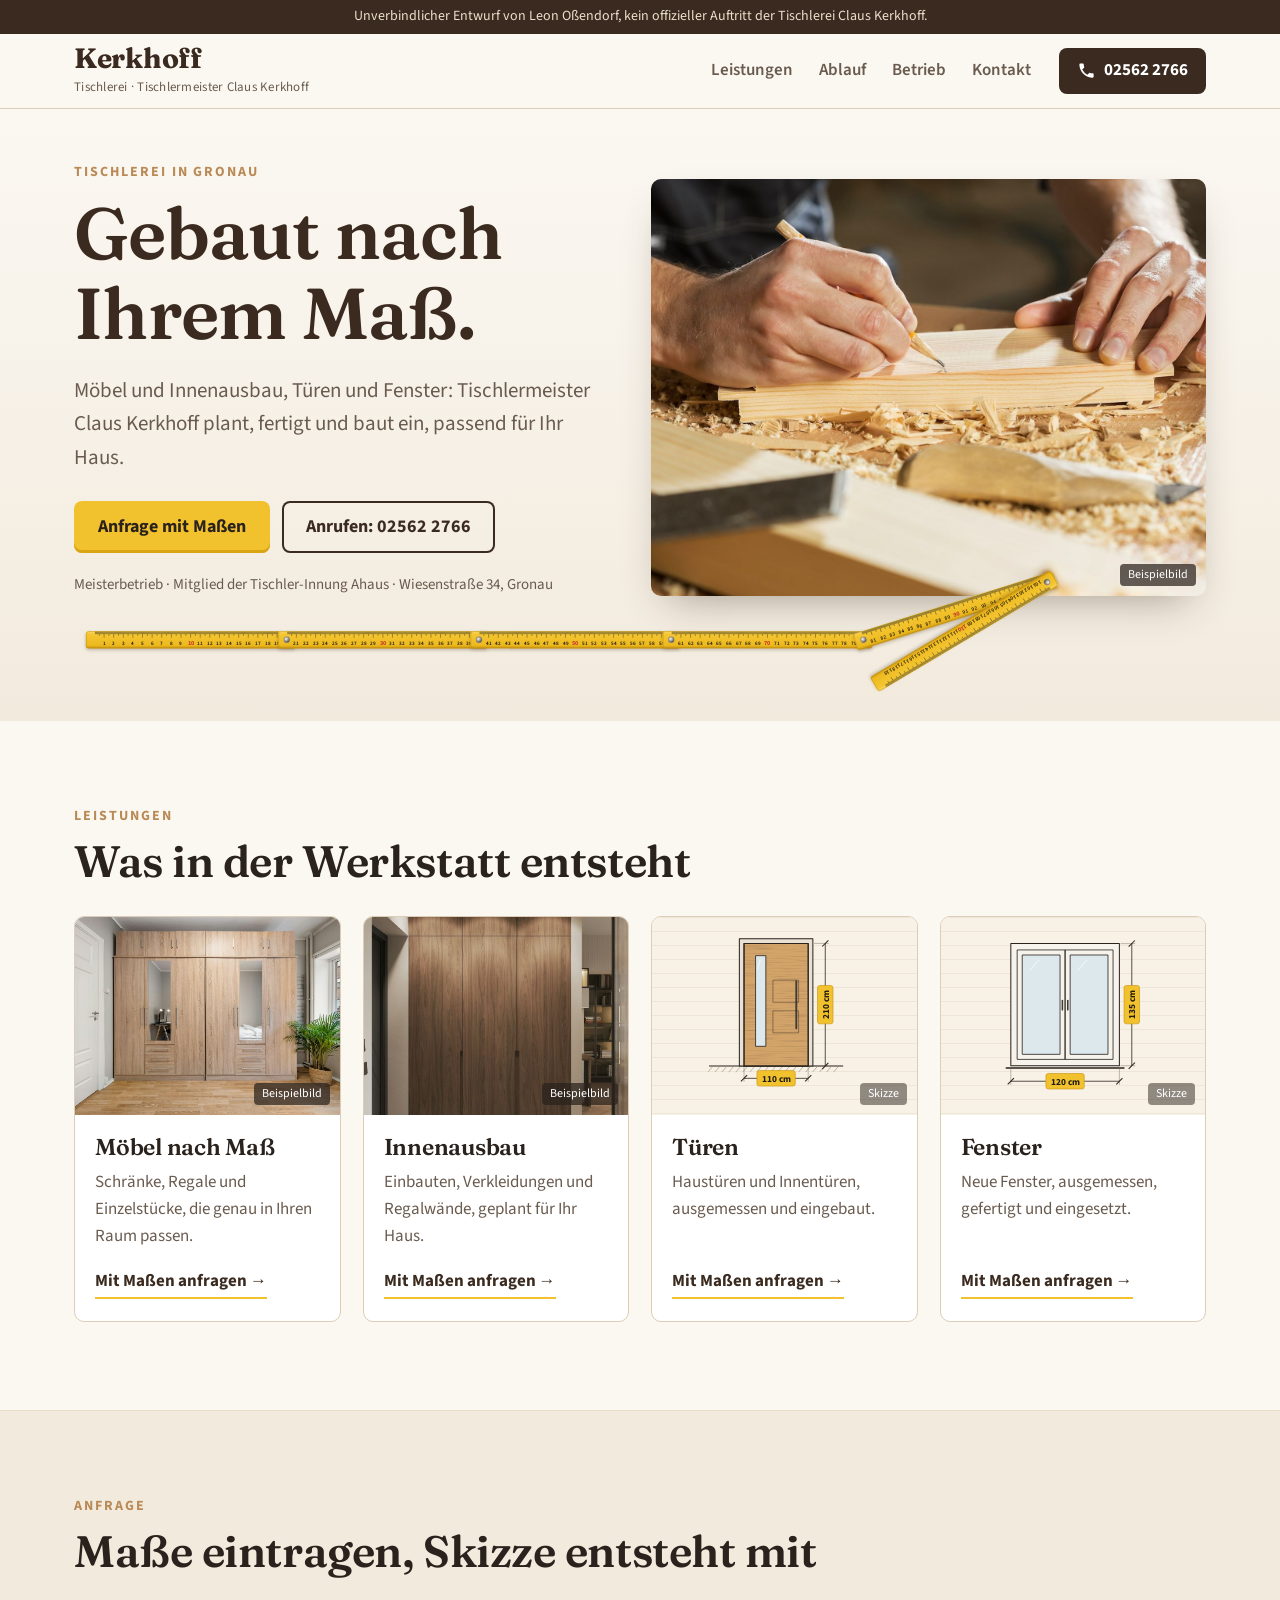
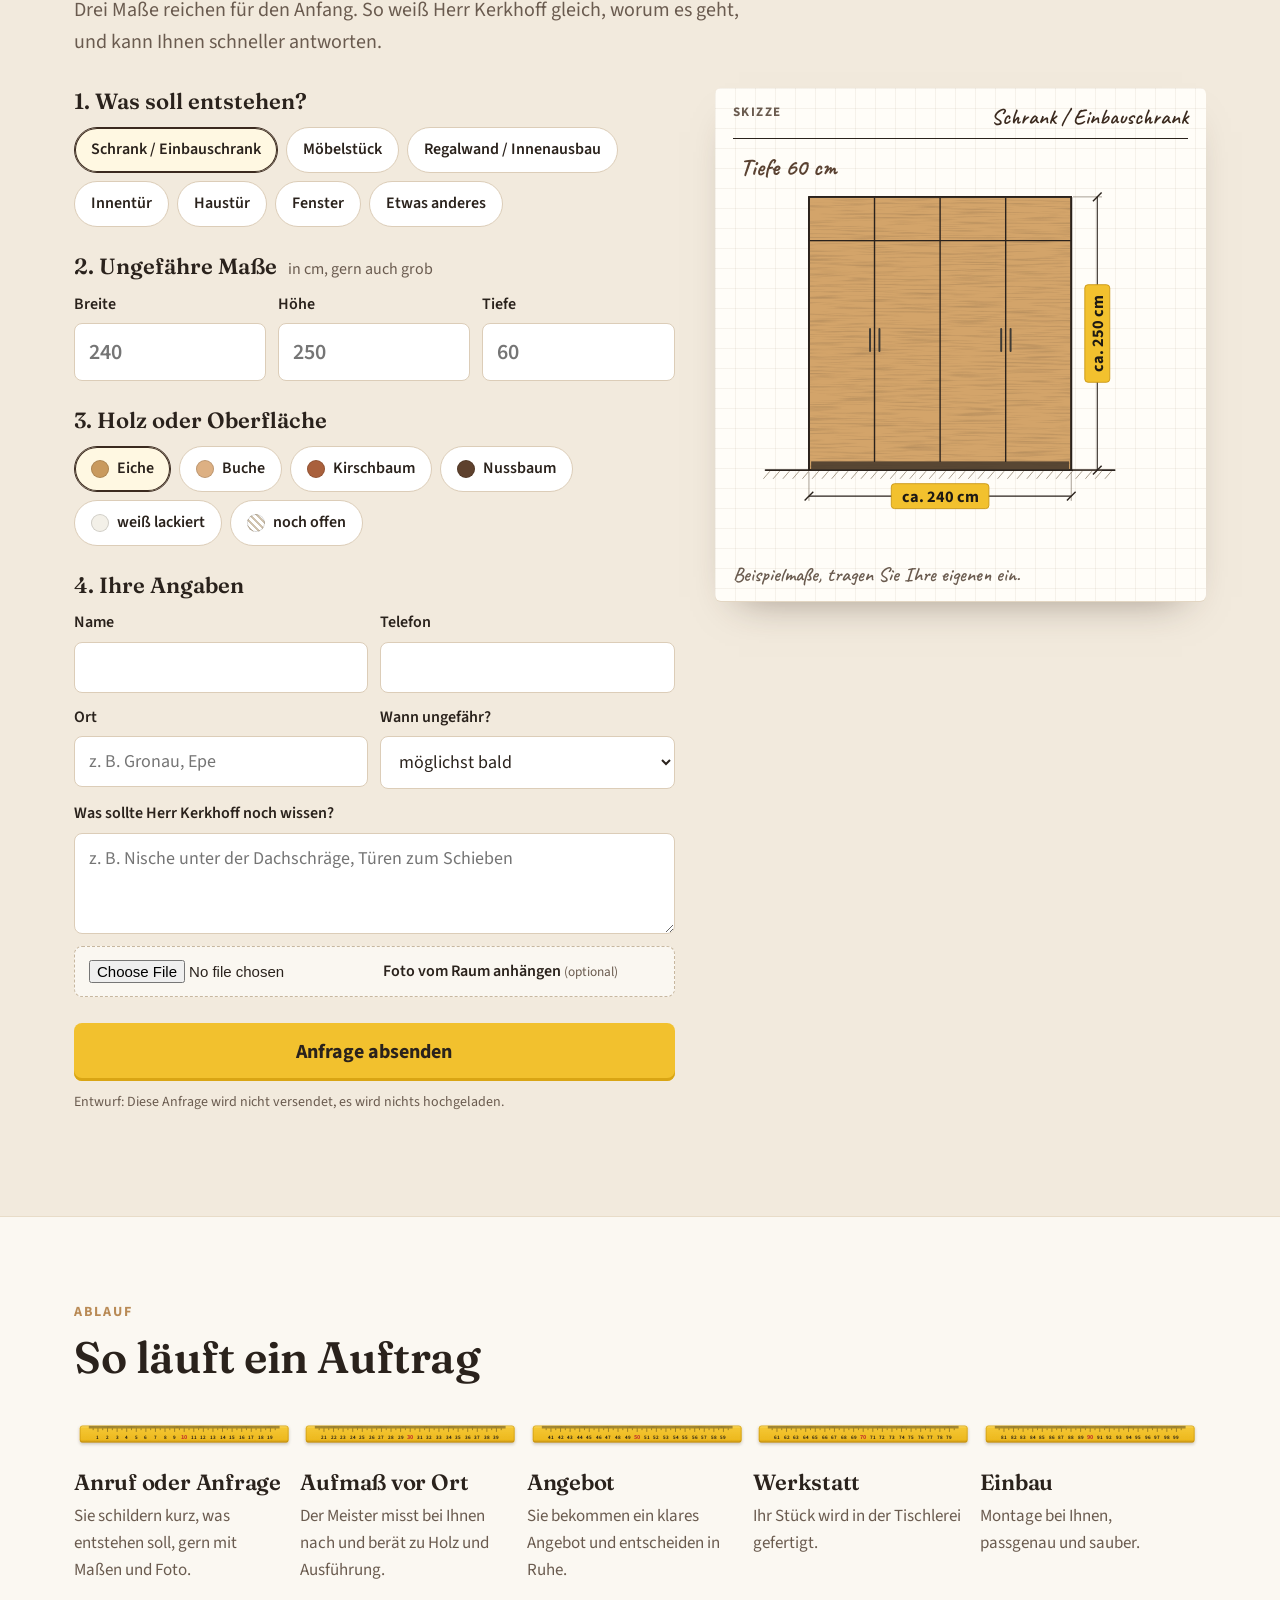
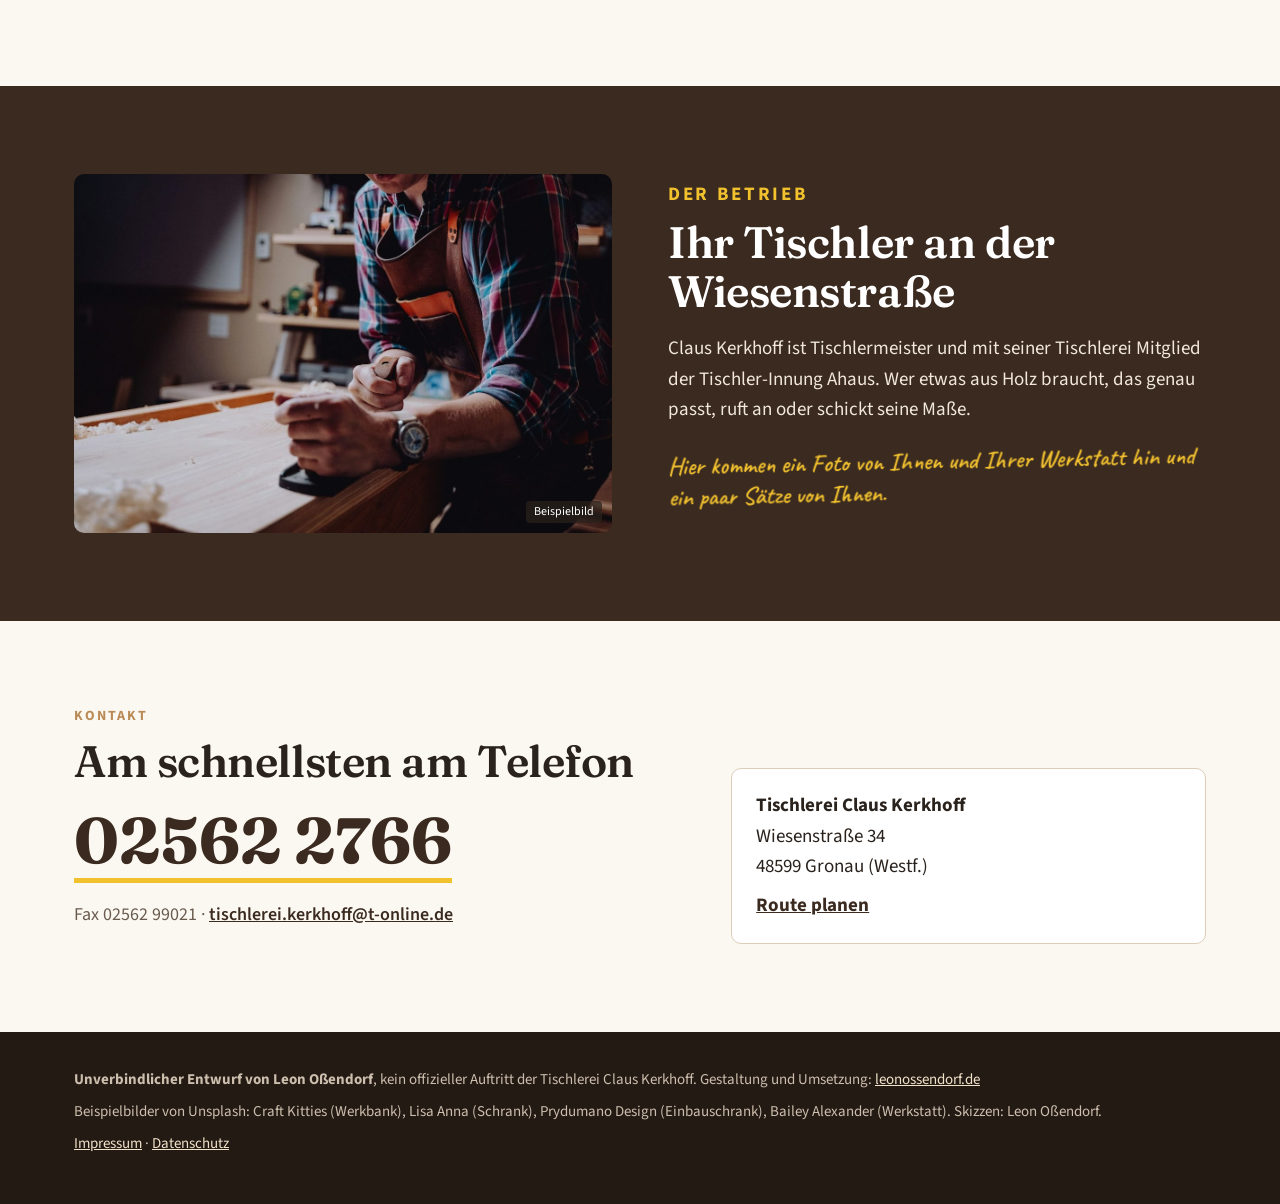
<file: index.html>
<!doctype html>
<html lang="de-DE">
<head>
<meta charset="utf-8">
<meta name="viewport" content="width=device-width, initial-scale=1">
<meta name="robots" content="noindex,nofollow">
<title>Tischlerei Claus Kerkhoff, Gronau · Entwurf</title>
<meta name="description" content="Unverbindlicher Entwurf: Tischlerei Claus Kerkhoff, Tischlermeister in Gronau. Möbel nach Maß, Innenausbau, Türen und Fenster.">
<link rel="preload" href="fonts/fraunces-600.woff2" as="font" type="font/woff2" crossorigin>
<link rel="preload" href="fonts/source-sans-3-400.woff2" as="font" type="font/woff2" crossorigin>
<link rel="stylesheet" href="css/style.css">
</head>
<body>

<div class="entwurf-band">Unverbindlicher Entwurf von Leon Oßendorf, kein offizieller Auftritt der Tischlerei Claus Kerkhoff.</div>

<header class="kopf">
  <div class="wrap kopf-in">
    <a class="marke" href="#top" aria-label="Tischlerei Claus Kerkhoff, zum Seitenanfang">
      <span class="marke-name">Kerkhoff</span>
      <span class="marke-sub">Tischlerei · Tischlermeister Claus Kerkhoff</span>
    </a>
    <nav class="nav" aria-label="Hauptnavigation">
      <a href="#leistungen">Leistungen</a>
      <a href="#ablauf">Ablauf</a>
      <a href="#betrieb">Betrieb</a>
      <a href="#kontakt">Kontakt</a>
    </nav>
    <a class="btn btn-tel kopf-tel" href="tel:+4925622766"><svg aria-hidden="true" viewBox="0 0 24 24"><path d="M6.6 10.8a15.1 15.1 0 0 0 6.6 6.6l2.2-2.2c.3-.3.7-.4 1-.2 1.1.4 2.3.6 3.6.6.6 0 1 .4 1 1V20c0 .6-.4 1-1 1A17 17 0 0 1 3 4c0-.6.4-1 1-1h3.5c.6 0 1 .4 1 1 0 1.3.2 2.5.6 3.6.1.3 0 .7-.2 1z"/></svg>02562 2766</a>
  </div>
</header>

<main id="top">

<section class="hero">
  <div class="wrap hero-in">
    <div class="hero-text">
      <p class="kicker">Tischlerei in Gronau</p>
      <h1>Gebaut nach Ihrem Maß.</h1>
      <p class="hero-lead">Möbel und Innenausbau, Türen und Fenster: Tischlermeister Claus Kerkhoff plant, fertigt und baut ein, passend für Ihr Haus.</p>
      <div class="hero-cta">
        <a class="btn btn-gelb" href="#anfrage">Anfrage mit Maßen</a>
        <a class="btn btn-linie" href="tel:+4925622766">Anrufen: 02562 2766</a>
      </div>
      <p class="hero-fakt">Meisterbetrieb · Mitglied der Tischler-Innung Ahaus · Wiesenstraße 34, Gronau</p>
    </div>
    <figure class="hero-bild">
      <img src="img/werkbank.jpg" width="1600" height="1066" alt="Hände zeichnen mit einem Bleistift eine Linie auf ein Holzbrett, daneben Hobelspäne">
      <figcaption class="bsp">Beispielbild</figcaption>
    </figure>
  </div>
  <div class="hero-zollstock" id="heroZs" aria-hidden="true"></div>
</section>

<section class="sektion" id="leistungen">
  <div class="wrap">
    <p class="kicker">Leistungen</p>
    <h2>Was in der Werkstatt entsteht</h2>
    <div class="leistungen">
      <article class="leistung">
        <figure class="l-bild"><img src="img/moebel.jpg" width="1100" height="733" loading="lazy" alt="Großer Kleiderschrank aus hellem Holz in einem Schlafzimmer"><figcaption class="bsp">Beispielbild</figcaption></figure>
        <div class="l-text">
          <h3>Möbel nach Maß</h3>
          <p>Schränke, Regale und Einzelstücke, die genau in Ihren Raum passen.</p>
          <button class="l-link" type="button" data-typ="schrank">Mit Maßen anfragen</button>
        </div>
      </article>
      <article class="leistung">
        <figure class="l-bild"><img src="img/innenausbau.jpg" width="900" height="1125" loading="lazy" alt="Raumhoher Einbauschrank aus dunklem Holz in einem Flur"><figcaption class="bsp">Beispielbild</figcaption></figure>
        <div class="l-text">
          <h3>Innenausbau</h3>
          <p>Einbauten, Verkleidungen und Regalwände, geplant für Ihr Haus.</p>
          <button class="l-link" type="button" data-typ="innenausbau">Mit Maßen anfragen</button>
        </div>
      </article>
      <article class="leistung">
        <figure class="l-bild l-skizze"><svg class="mini" data-mini="haustuer" viewBox="0 0 220 220" aria-hidden="true"></svg><figcaption class="bsp">Skizze</figcaption></figure>
        <div class="l-text">
          <h3>Türen</h3>
          <p>Haustüren und Innentüren, ausgemessen und eingebaut.</p>
          <button class="l-link" type="button" data-typ="haustuer">Mit Maßen anfragen</button>
        </div>
      </article>
      <article class="leistung">
        <figure class="l-bild l-skizze"><svg class="mini" data-mini="fenster" viewBox="0 0 220 220" aria-hidden="true"></svg><figcaption class="bsp">Skizze</figcaption></figure>
        <div class="l-text">
          <h3>Fenster</h3>
          <p>Neue Fenster, ausgemessen, gefertigt und eingesetzt.</p>
          <button class="l-link" type="button" data-typ="fenster">Mit Maßen anfragen</button>
        </div>
      </article>
    </div>
  </div>
</section>

<section class="sektion anfrage-sektion" id="anfrage">
  <div class="wrap">
    <p class="kicker">Anfrage</p>
    <h2>Maße eintragen, Skizze entsteht mit</h2>
    <p class="lead">Drei Maße reichen für den Anfang. So weiß Herr Kerkhoff gleich, worum es geht, und kann Ihnen schneller antworten.</p>

    <form class="anfrage" id="anfrageForm" novalidate>
      <div class="a-felder">
        <fieldset class="feld">
          <legend>1. Was soll entstehen?</legend>
          <div class="chips" role="radiogroup">
            <label><input type="radio" name="typ" value="schrank" checked><span>Schrank / Einbauschrank</span></label>
            <label><input type="radio" name="typ" value="moebel"><span>Möbelstück</span></label>
            <label><input type="radio" name="typ" value="innenausbau"><span>Regalwand / Innenausbau</span></label>
            <label><input type="radio" name="typ" value="innentuer"><span>Innentür</span></label>
            <label><input type="radio" name="typ" value="haustuer"><span>Haustür</span></label>
            <label><input type="radio" name="typ" value="fenster"><span>Fenster</span></label>
            <label><input type="radio" name="typ" value="anderes"><span>Etwas anderes</span></label>
          </div>
        </fieldset>

        <fieldset class="feld">
          <legend>2. Ungefähre Maße <small>in cm, gern auch grob</small></legend>
          <div class="masse">
            <label>Breite<input type="number" inputmode="numeric" min="10" max="1200" name="b" id="mb" placeholder="240"></label>
            <label>Höhe<input type="number" inputmode="numeric" min="10" max="600" name="h" id="mh" placeholder="250"></label>
            <label>Tiefe<input type="number" inputmode="numeric" min="1" max="200" name="t" id="mt" placeholder="60"></label>
          </div>
        </fieldset>

        <fieldset class="feld">
          <legend>3. Holz oder Oberfläche</legend>
          <div class="chips holz" role="radiogroup">
            <label><input type="radio" name="holz" value="eiche" checked><span><i style="--c:#C99A5E"></i>Eiche</span></label>
            <label><input type="radio" name="holz" value="buche"><span><i style="--c:#DDB083"></i>Buche</span></label>
            <label><input type="radio" name="holz" value="kirsche"><span><i style="--c:#A9603C"></i>Kirschbaum</span></label>
            <label><input type="radio" name="holz" value="nuss"><span><i style="--c:#5E412D"></i>Nussbaum</span></label>
            <label><input type="radio" name="holz" value="weiss"><span><i style="--c:#F3F0E8"></i>weiß lackiert</span></label>
            <label><input type="radio" name="holz" value="offen"><span><i class="offen"></i>noch offen</span></label>
          </div>
        </fieldset>

        <fieldset class="feld">
          <legend>4. Ihre Angaben</legend>
          <div class="zwei">
            <label>Name<input type="text" name="name" autocomplete="name" required></label>
            <label>Telefon<input type="tel" name="tel" autocomplete="tel" required></label>
            <label>Ort<input type="text" name="ort" placeholder="z. B. Gronau, Epe"></label>
            <label>Wann ungefähr?<select name="wann"><option>möglichst bald</option><option>in den nächsten Monaten</option><option>noch offen</option></select></label>
          </div>
          <label class="voll">Was sollte Herr Kerkhoff noch wissen?<textarea name="text" rows="3" placeholder="z. B. Nische unter der Dachschräge, Türen zum Schieben"></textarea></label>
          <label class="foto"><input type="file" name="foto" accept="image/*"><span>Foto vom Raum anhängen <small>(optional)</small></span></label>
        </fieldset>
        <button class="btn btn-gelb btn-gross" type="submit">Anfrage absenden</button>
        <p class="hinweis">Entwurf: Diese Anfrage wird nicht versendet, es wird nichts hochgeladen.</p>
      </div>

      <div class="a-skizze">
        <div class="blatt">
          <div class="blatt-kopf"><span>Skizze</span><span id="skTitel">Schrank / Einbauschrank</span></div>
          <svg id="skizze" viewBox="0 0 420 380" role="img" aria-label="Skizze mit Ihren Maßen"></svg>
          <p class="blatt-fuss" id="skFuss">Beispielmaße, tragen Sie Ihre eigenen ein.</p>
        </div>
      </div>
    </form>

    <div class="ergebnis" id="ergebnis" hidden tabindex="-1">
      <p class="kicker">So käme Ihre Anfrage an</p>
      <div class="ergebnis-in">
        <div class="erg-skizze" id="ergSkizze"></div>
        <dl id="ergDaten"></dl>
      </div>
      <p class="hinweis">Entwurf: Es wurde nichts verschickt. In der fertigen Website landet die Anfrage direkt im Postfach der Tischlerei.</p>
    </div>
  </div>
</section>

<section class="sektion" id="ablauf">
  <div class="wrap">
    <p class="kicker">Ablauf</p>
    <h2>So läuft ein Auftrag</h2>
    <ol class="schritte">
      <li><div class="s-zs" data-start="0"></div><h3>Anruf oder Anfrage</h3><p>Sie schildern kurz, was entstehen soll, gern mit Maßen und Foto.</p></li>
      <li><div class="s-zs" data-start="20"></div><h3>Aufmaß vor Ort</h3><p>Der Meister misst bei Ihnen nach und berät zu Holz und Ausführung.</p></li>
      <li><div class="s-zs" data-start="40"></div><h3>Angebot</h3><p>Sie bekommen ein klares Angebot und entscheiden in Ruhe.</p></li>
      <li><div class="s-zs" data-start="60"></div><h3>Werkstatt</h3><p>Ihr Stück wird in der Tischlerei gefertigt.</p></li>
      <li><div class="s-zs" data-start="80"></div><h3>Einbau</h3><p>Montage bei Ihnen, passgenau und sauber.</p></li>
    </ol>
  </div>
</section>

<section class="sektion betrieb" id="betrieb">
  <div class="wrap betrieb-in">
    <figure class="b-bild"><img src="img/werkstatt.jpg" width="1200" height="799" loading="lazy" alt="Ein Tischler hobelt in einer Werkstatt ein Brett"><figcaption class="bsp">Beispielbild</figcaption></figure>
    <div class="b-text">
      <p class="kicker">Der Betrieb</p>
      <h2>Ihr Tischler an der Wiesenstraße</h2>
      <p>Claus Kerkhoff ist Tischlermeister und mit seiner Tischlerei Mitglied der Tischler-Innung Ahaus. Wer etwas aus Holz braucht, das genau passt, ruft an oder schickt seine Maße.</p>
      <p class="notiz">Hier kommen ein Foto von Ihnen und Ihrer Werkstatt hin und ein paar Sätze von Ihnen.</p>
    </div>
  </div>
</section>

<section class="sektion kontakt" id="kontakt">
  <div class="wrap kontakt-in">
    <div>
      <p class="kicker">Kontakt</p>
      <h2>Am schnellsten am Telefon</h2>
      <a class="gross-tel" href="tel:+4925622766">02562 2766</a>
      <p class="k-zeile">Fax 02562 99021 · <a href="mailto:tischlerei.kerkhoff@t-online.de">tischlerei.kerkhoff@t-online.de</a></p>
    </div>
    <address>
      <b>Tischlerei Claus Kerkhoff</b><br>
      Wiesenstraße 34<br>
      48599 Gronau (Westf.)<br>
      <a href="https://www.google.com/maps/search/?api=1&amp;query=Wiesenstra%C3%9Fe+34%2C+48599+Gronau" rel="noopener" target="_blank">Route planen</a>
    </address>
  </div>
</section>

</main>

<footer class="fuss">
  <div class="wrap fuss-in">
    <p><b>Unverbindlicher Entwurf von Leon Oßendorf</b>, kein offizieller Auftritt der Tischlerei Claus Kerkhoff. Gestaltung und Umsetzung: <a href="https://leonossendorf.de">leonossendorf.de</a></p>
    <p>Beispielbilder von Unsplash: Craft Kitties (Werkbank), Lisa Anna (Schrank), Prydumano Design (Einbauschrank), Bailey Alexander (Werkstatt). Skizzen: Leon Oßendorf.</p>
    <p><a href="impressum.html">Impressum</a> · <a href="datenschutz.html">Datenschutz</a></p>
  </div>
</footer>

<div class="mobil-leiste">
  <a href="tel:+4925622766">Anrufen</a>
  <a href="#anfrage" class="gelb">Anfrage mit Maßen</a>
</div>

<script src="js/zollstock.js"></script>
<script src="js/main.js"></script>
</body>
</html>
</file>
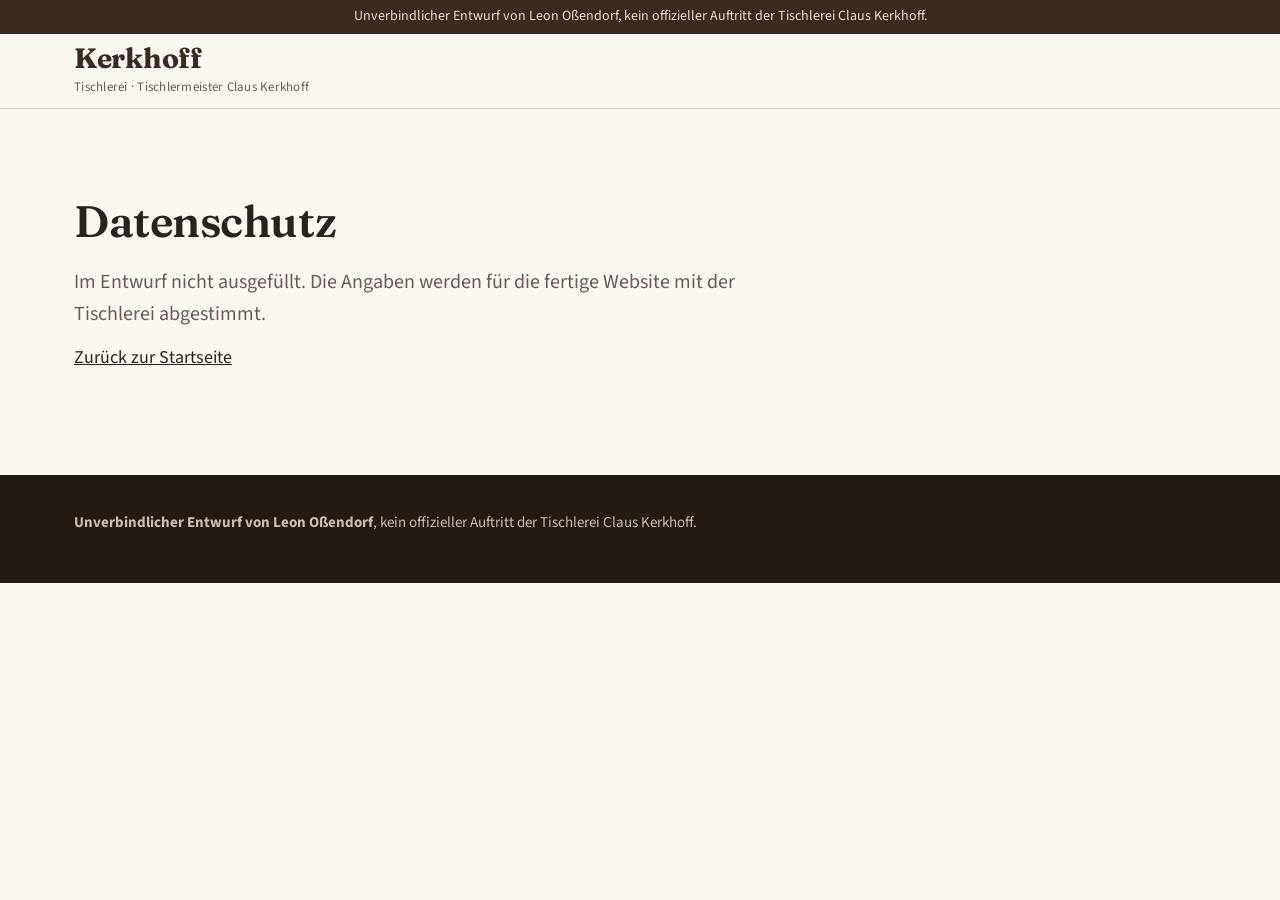
<file: datenschutz.html>
<!doctype html>
<html lang="de-DE">
<head>
<meta charset="utf-8">
<meta name="viewport" content="width=device-width, initial-scale=1">
<meta name="robots" content="noindex,nofollow">
<title>Datenschutz · Entwurf Tischlerei Claus Kerkhoff</title>
<link rel="stylesheet" href="css/style.css">
</head>
<body>
<div class="entwurf-band">Unverbindlicher Entwurf von Leon Oßendorf, kein offizieller Auftritt der Tischlerei Claus Kerkhoff.</div>
<header class="kopf"><div class="wrap kopf-in"><a class="marke" href="index.html"><span class="marke-name">Kerkhoff</span><span class="marke-sub">Tischlerei · Tischlermeister Claus Kerkhoff</span></a></div></header>
<main class="sektion"><div class="wrap">
<h1 style="font-size:44px;margin-bottom:20px">Datenschutz</h1>
<p class="lead">Im Entwurf nicht ausgefüllt. Die Angaben werden für die fertige Website mit der Tischlerei abgestimmt.</p>
<p><a href="index.html">Zurück zur Startseite</a></p>
</div></main>
<footer class="fuss"><div class="wrap"><p><b>Unverbindlicher Entwurf von Leon Oßendorf</b>, kein offizieller Auftritt der Tischlerei Claus Kerkhoff.</p></div></footer>
</body>
</html>
</file>
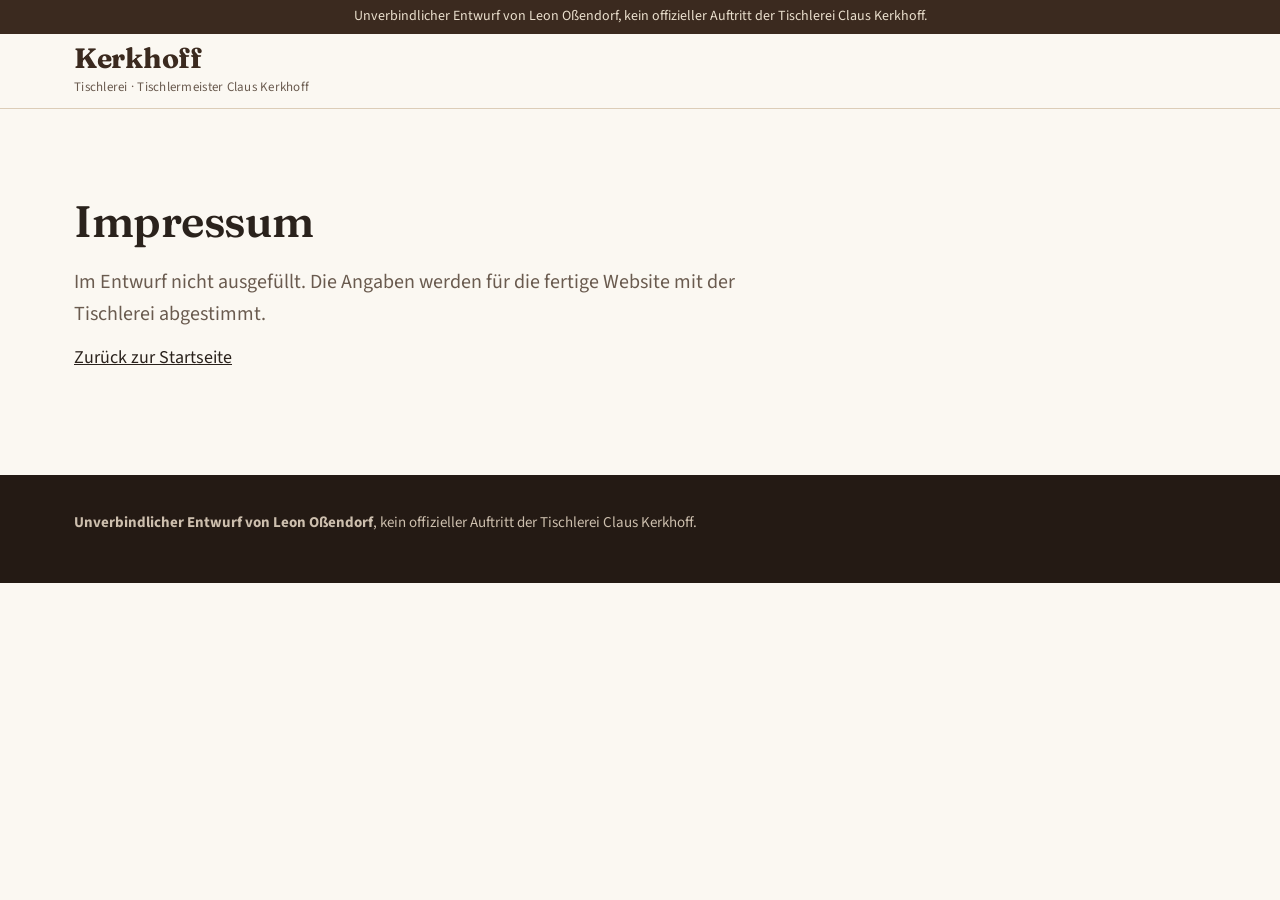
<file: impressum.html>
<!doctype html>
<html lang="de-DE">
<head>
<meta charset="utf-8">
<meta name="viewport" content="width=device-width, initial-scale=1">
<meta name="robots" content="noindex,nofollow">
<title>Impressum · Entwurf Tischlerei Claus Kerkhoff</title>
<link rel="stylesheet" href="css/style.css">
</head>
<body>
<div class="entwurf-band">Unverbindlicher Entwurf von Leon Oßendorf, kein offizieller Auftritt der Tischlerei Claus Kerkhoff.</div>
<header class="kopf"><div class="wrap kopf-in"><a class="marke" href="index.html"><span class="marke-name">Kerkhoff</span><span class="marke-sub">Tischlerei · Tischlermeister Claus Kerkhoff</span></a></div></header>
<main class="sektion"><div class="wrap">
<h1 style="font-size:44px;margin-bottom:20px">Impressum</h1>
<p class="lead">Im Entwurf nicht ausgefüllt. Die Angaben werden für die fertige Website mit der Tischlerei abgestimmt.</p>
<p><a href="index.html">Zurück zur Startseite</a></p>
</div></main>
<footer class="fuss"><div class="wrap"><p><b>Unverbindlicher Entwurf von Leon Oßendorf</b>, kein offizieller Auftritt der Tischlerei Claus Kerkhoff.</p></div></footer>
</body>
</html>
</file>
<file: css/style.css>
@font-face { font-family: "Fraunces"; src: url("../fonts/fraunces-600.woff2") format("woff2"); font-weight: 600; font-display: swap; }
@font-face { font-family: "Fraunces"; src: url("../fonts/fraunces-700.woff2") format("woff2"); font-weight: 700; font-display: swap; }
@font-face { font-family: "Source Sans 3"; src: url("../fonts/source-sans-3-400.woff2") format("woff2"); font-weight: 400; font-display: swap; }
@font-face { font-family: "Source Sans 3"; src: url("../fonts/source-sans-3-600.woff2") format("woff2"); font-weight: 600; font-display: swap; }
@font-face { font-family: "Source Sans 3"; src: url("../fonts/source-sans-3-700.woff2") format("woff2"); font-weight: 700; font-display: swap; }
@font-face { font-family: "Caveat"; src: url("../fonts/caveat-600.woff2") format("woff2"); font-weight: 600; font-display: swap; }
@font-face { font-family: "Caveat"; src: url("../fonts/caveat-700.woff2") format("woff2"); font-weight: 700; font-display: swap; }

:root {
  --papier: #FBF8F2; --span: #F2EADD; --span-2: #E8DCC8; --eiche: #B98A55; --nuss: #3B2A1F; --nuss-2: #5A4232;
  --ink: #2A221C; --ink-2: #6A5B4F; --linie: #DCCDB8; --gelb: #F2C12E; --gelb-d: #D9A514; --rot: #C4372C;
  --r: 10px; --wrap: 1180px;
}
* { box-sizing: border-box; }
html { scroll-behavior: smooth; scroll-padding-top: 84px; }
@media (prefers-reduced-motion: reduce) { html { scroll-behavior: auto; } }
body { margin: 0; background: var(--papier); color: var(--ink); font: 400 18px/1.6 "Source Sans 3", system-ui, sans-serif; -webkit-font-smoothing: antialiased; }
img { max-width: 100%; display: block; }
a { color: inherit; }
h1, h2, h3 { font-family: "Fraunces", Georgia, serif; font-weight: 600; line-height: 1.12; margin: 0; letter-spacing: -.01em; }
h2 { font-size: clamp(30px, 4vw, 44px); margin-bottom: 18px; }
h3 { font-size: 23px; }
p { margin: 0 0 14px; }
.wrap { max-width: var(--wrap); margin: 0 auto; padding: 0 24px; }
.kicker { font: 700 14px/1 "Source Sans 3", sans-serif; letter-spacing: .14em; text-transform: uppercase; color: var(--eiche); margin-bottom: 14px; }
.lead { font-size: 20px; color: var(--ink-2); max-width: 680px; }
.bsp { position: absolute; right: 10px; bottom: 10px; font-size: 12px; line-height: 1; padding: 5px 8px; border-radius: 4px; background: rgba(42,34,28,.72); color: #fff; }

/* Band und Kopf */
.entwurf-band { background: var(--nuss); color: #EADFCD; font-size: 14px; text-align: center; padding: 7px 16px; line-height: 1.4; }
.kopf { position: sticky; top: 0; z-index: 20; background: rgba(251,248,242,.94); backdrop-filter: blur(8px); border-bottom: 1px solid var(--linie); }
.kopf-in { display: flex; align-items: center; gap: 28px; height: 74px; }
.marke { text-decoration: none; display: flex; flex-direction: column; }
.marke-name { font: 700 28px/1 "Fraunces", serif; color: var(--nuss); letter-spacing: -.01em; }
.marke-sub { font-size: 13px; color: var(--ink-2); margin-top: 5px; letter-spacing: .02em; }
.nav { display: flex; gap: 26px; margin-left: auto; }
.nav a { text-decoration: none; font-weight: 600; font-size: 17px; color: var(--ink-2); }
.nav a:hover { color: var(--ink); }
.btn { display: inline-flex; align-items: center; justify-content: center; gap: 8px; min-height: 52px; padding: 0 24px; border-radius: 8px; font: 700 18px/1 "Source Sans 3", sans-serif; text-decoration: none; border: 0; cursor: pointer; transition: background-color .2s, box-shadow .2s, transform .2s; }
.btn svg { width: 19px; height: 19px; fill: currentColor; }
.btn-tel { background: var(--nuss); color: #fff; min-height: 46px; padding: 0 18px; font-size: 17px; }
.btn-tel:hover { background: var(--nuss-2); }
.btn-gelb { background: var(--gelb); color: var(--ink); box-shadow: inset 0 -3px 0 var(--gelb-d); }
.btn-gelb:hover { background: #F6CC48; }
.btn-linie { background: transparent; color: var(--nuss); box-shadow: inset 0 0 0 2px var(--nuss); }
.btn-linie:hover { background: rgba(59,42,31,.06); }
.btn:focus-visible, a:focus-visible, button:focus-visible, input:focus-visible, select:focus-visible, textarea:focus-visible { outline: 3px solid var(--gelb-d); outline-offset: 2px; }

/* Hero */
.hero { position: relative; padding: 56px 0 0; background: linear-gradient(180deg, var(--papier), var(--span)); overflow: hidden; }
.hero-in { display: grid; grid-template-columns: 1fr 1.05fr; gap: 48px; align-items: center; }
.hero h1 { font-size: clamp(42px, 6vw, 72px); color: var(--nuss); margin-bottom: 20px; }
.hero-lead { font-size: 21px; color: var(--ink-2); max-width: 520px; }
.hero-cta { display: flex; flex-wrap: wrap; gap: 12px; margin: 26px 0 20px; }
.hero-fakt { font-size: 15px; color: var(--ink-2); }
.hero-bild { position: relative; margin: 0; border-radius: var(--r); overflow: hidden; box-shadow: 0 18px 40px -18px rgba(59,42,31,.45); }
.hero-bild img { aspect-ratio: 4 / 3; object-fit: cover; width: 100%; height: auto; }
.hero-zollstock { position: relative; height: 150px; margin-top: -40px; pointer-events: none; }
.hero-zollstock .zs { position: absolute; left: max(24px, calc(50% - 560px)); bottom: 18px; width: min(1000px, 92vw); height: auto; overflow: visible; }

/* Sektionen */
.sektion { padding: 88px 0; }
.leistungen { display: grid; grid-template-columns: repeat(4, 1fr); gap: 22px; margin-top: 30px; }
.leistung { background: #fff; border: 1px solid var(--linie); border-radius: var(--r); overflow: hidden; display: flex; flex-direction: column; }
.l-bild { position: relative; margin: 0; aspect-ratio: 4 / 3; background: var(--span); }
.l-bild img { position: absolute; inset: 0; width: 100%; height: 100%; object-fit: cover; }
.l-skizze { background: #F7F1E6 linear-gradient(rgba(120,95,60,.08) 1px, transparent 1px) 0 0 / 100% 14px; display: flex; align-items: center; justify-content: center; }
.l-skizze .bsp { background: rgba(42,34,28,.5); }
.mini { width: 74%; height: 86%; overflow: visible; }
.l-text { padding: 20px 20px 22px; display: flex; flex-direction: column; flex: 1; }
.l-text h3 { margin-bottom: 8px; }
.l-text p { color: var(--ink-2); font-size: 17px; }
.l-link { margin-top: auto; align-self: flex-start; background: none; border: 0; padding: 6px 0; font: 700 17px/1.2 "Source Sans 3", sans-serif; color: var(--nuss); cursor: pointer; border-bottom: 2px solid var(--gelb); }
.l-link::after { content: " →"; }
.l-link:hover { border-color: var(--gelb-d); }

/* Anfrage */
.anfrage-sektion { background: var(--span); border-top: 1px solid var(--span-2); border-bottom: 1px solid var(--span-2); }
.anfrage { display: grid; grid-template-columns: 1.1fr .9fr; gap: 40px; margin-top: 30px; align-items: start; }
.feld { border: 0; margin: 0 0 26px; padding: 0; min-width: 0; }
.a-felder, .a-skizze { min-width: 0; }
.feld legend { font: 600 22px/1.2 "Fraunces", serif; margin-bottom: 12px; padding: 0; }
.feld legend small { font: 400 16px "Source Sans 3", sans-serif; color: var(--ink-2); margin-left: 6px; }
.chips { display: flex; flex-wrap: wrap; gap: 8px; }
.chips label { position: relative; }
.chips input { position: absolute; opacity: 0; inset: 0; margin: 0; cursor: pointer; }
.chips span { display: inline-flex; align-items: center; gap: 8px; min-height: 46px; padding: 0 16px; border-radius: 999px; background: #fff; border: 1.5px solid var(--linie); font-weight: 600; font-size: 16px; cursor: pointer; transition: border-color .15s, background-color .15s; }
.chips input:checked + span { border-color: var(--nuss); background: #FFF8E2; box-shadow: inset 0 0 0 1px var(--nuss); }
.chips input:focus-visible + span { outline: 3px solid var(--gelb-d); outline-offset: 2px; }
.holz i { width: 18px; height: 18px; border-radius: 50%; background: var(--c); box-shadow: inset 0 0 0 1px rgba(0,0,0,.15); }
.holz i.offen { background: repeating-linear-gradient(45deg, #fff 0 3px, #CFC2AE 3px 5px); }
.masse { display: grid; grid-template-columns: repeat(3, 1fr); gap: 12px; }
.anfrage label { display: flex; flex-direction: column; gap: 6px; font-weight: 600; font-size: 16px; }
.anfrage input[type=text], .anfrage input[type=tel], .anfrage input[type=number], .anfrage select, .anfrage textarea { font: 400 18px "Source Sans 3", sans-serif; color: var(--ink); background: #fff; border: 1.5px solid var(--linie); border-radius: 8px; padding: 12px 14px; min-height: 50px; width: 100%; }
.masse input { font-size: 22px !important; font-weight: 600 !important; }
.anfrage textarea { resize: vertical; }
.zwei { display: grid; grid-template-columns: 1fr 1fr; gap: 12px; margin-bottom: 12px; }
.voll { margin-bottom: 12px; }
.foto { flex-direction: row !important; flex-wrap: wrap; align-items: center; gap: 10px !important; padding: 12px 14px; border: 1.5px dashed #C7B79F; border-radius: 8px; background: rgba(255,255,255,.6); cursor: pointer; }
.foto input { max-width: 100%; min-width: 0; font-size: 15px; }
.foto span small { font-weight: 400; color: var(--ink-2); }
.btn-gross { width: 100%; min-height: 58px; font-size: 20px; }
.hinweis { font-size: 14px; color: var(--ink-2); margin-top: 10px; }
.anfrage .is-fehler { border-color: var(--rot) !important; }

.a-skizze { position: sticky; top: 100px; }
.blatt { background: #FFFDF8; border-radius: 6px; padding: 18px 18px 14px; box-shadow: 0 1px 0 #E3D6C2, 0 20px 40px -24px rgba(59,42,31,.5); background-image: linear-gradient(rgba(120,95,60,.07) 1px, transparent 1px), linear-gradient(90deg, rgba(120,95,60,.07) 1px, transparent 1px); background-size: 20px 20px; }
.blatt-kopf { display: flex; justify-content: space-between; gap: 10px; font: 700 13px/1 "Source Sans 3", sans-serif; letter-spacing: .12em; text-transform: uppercase; color: var(--ink-2); border-bottom: 1.5px solid var(--ink); padding-bottom: 10px; }
.blatt-kopf span:last-child { letter-spacing: 0; text-transform: none; font: 600 22px/1 "Caveat", cursive; color: var(--nuss); }
#skizze { width: 100%; height: auto; display: block; margin: 8px 0 4px; }
.blatt-fuss { font: 600 20px/1.2 "Caveat", cursive; color: var(--ink-2); margin: 0; min-height: 24px; }

.ergebnis { margin-top: 34px; background: #fff; border: 1px solid var(--linie); border-left: 6px solid var(--gelb); border-radius: var(--r); padding: 24px; }
.ergebnis-in { display: grid; grid-template-columns: 220px 1fr; gap: 24px; align-items: start; }
.erg-skizze svg { width: 100%; height: auto; }
.ergebnis dl { display: grid; grid-template-columns: max-content 1fr; gap: 6px 18px; margin: 0; }
.ergebnis dt { font-weight: 700; }
.ergebnis dd { margin: 0; color: var(--ink-2); }

/* Ablauf */
.schritte { list-style: none; margin: 34px 0 0; padding: 0; display: grid; grid-template-columns: repeat(5, 1fr); gap: 0; }
.schritte li { padding-right: 18px; }
.s-zs { height: 36px; margin: 0 -12px 18px 0; }
.s-zs .zs { width: 100%; height: 100%; overflow: visible; }
.schritte h3 { font-size: 22px; margin-bottom: 8px; }
.schritte li h3::before { counter-increment: s; }
.schritte p { color: var(--ink-2); font-size: 17px; }

/* Betrieb */
.betrieb { background: var(--nuss); color: #F1E8DA; }
.betrieb .kicker { color: var(--gelb); }
.betrieb h2 { color: #fff; }
.betrieb-in { display: grid; grid-template-columns: 1fr 1fr; gap: 56px; align-items: center; }
.b-bild { position: relative; margin: 0; border-radius: var(--r); overflow: hidden; }
.b-bild img { aspect-ratio: 3 / 2; object-fit: cover; width: 100%; height: auto; }
.b-text p { font-size: 19px; }
.notiz { font: 600 25px/1.25 "Caveat", cursive !important; color: var(--gelb); transform: rotate(-1.2deg); margin-top: 20px; }

/* Kontakt */
.kontakt-in { display: grid; grid-template-columns: 1.3fr 1fr; gap: 40px; align-items: end; }
.gross-tel { display: inline-block; font: 700 clamp(40px, 6vw, 64px)/1 "Fraunces", serif; color: var(--nuss); text-decoration: none; border-bottom: 5px solid var(--gelb); padding-bottom: 6px; margin: 4px 0 18px; }
.k-zeile { color: var(--ink-2); font-size: 18px; }
.k-zeile a { color: var(--nuss); font-weight: 600; word-break: break-word; }
address { font-style: normal; font-size: 19px; line-height: 1.6; background: #fff; border: 1px solid var(--linie); border-radius: var(--r); padding: 22px 24px; }
address a { display: inline-block; margin-top: 8px; font-weight: 700; color: var(--nuss); }

.fuss { background: #241A14; color: #CDBFAE; font-size: 15px; padding: 36px 0 40px; }
.fuss a { color: #F1E3C9; }
.fuss p { margin-bottom: 8px; }
.mobil-leiste { display: none; }

@media (max-width: 1020px) {
  .leistungen { grid-template-columns: repeat(2, 1fr); }
  .nav { display: none; }
  .kopf-tel { margin-left: auto; }
  .anfrage { grid-template-columns: minmax(0, 1fr); }
  .anfrage { display: flex; flex-direction: column; gap: 0; }
  .a-felder { display: contents; }
  .a-felder .feld:nth-of-type(1) { order: 1; } .a-felder .feld:nth-of-type(2) { order: 2; } .a-felder .feld:nth-of-type(3) { order: 3; }
  .a-skizze { position: relative; top: 0; order: 4; margin: 0 0 30px; }
  .a-felder .feld:nth-of-type(4) { order: 5; } .anfrage .btn-gross { order: 6; } .anfrage .hinweis { order: 7; }
  .schritte { grid-template-columns: 1fr; gap: 6px; }
  .schritte li { display: grid; grid-template-columns: 210px 1fr; column-gap: 20px; padding: 0; align-items: start; }
  .schritte li .s-zs { grid-row: span 2; margin: 4px 0 0; }
  .schritte li p { margin-bottom: 18px; }
}
@media (max-width: 720px) {
  body { font-size: 17px; padding-bottom: 70px; }
  .wrap { padding: 0 18px; }
  .kopf-in { height: 64px; gap: 12px; }
  .marke-name { font-size: 24px; }
  .marke-sub { font-size: 12px; }
  .kopf-tel { display: none; }
  .hero { padding-top: 30px; }
  .hero-in { grid-template-columns: 1fr; gap: 26px; }
  .hero-bild { order: -1; }
  .hero-lead { font-size: 19px; }
  .hero-cta .btn { width: 100%; }
  .hero-zollstock { height: 92px; margin-top: -6px; }
  .hero-zollstock .zs { left: 12px; width: 150vw; bottom: 12px; }
  .sektion { padding: 64px 0; }
  .leistungen { grid-template-columns: 1fr; }
  .l-bild { aspect-ratio: 16 / 10; }
  .masse { gap: 8px; }
  .zwei { grid-template-columns: 1fr; }
  .schritte li { grid-template-columns: 1fr; }
  .schritte li .s-zs { grid-row: auto; margin: 0 0 12px; height: 26px; max-width: 280px; }
  .betrieb-in, .kontakt-in { grid-template-columns: 1fr; gap: 28px; }
  .ergebnis-in { grid-template-columns: 1fr; }
  .ergebnis dl { grid-template-columns: 1fr; gap: 0; }
  .ergebnis dd { margin-bottom: 8px; }
  .mobil-leiste { display: grid; grid-template-columns: 1fr 1.4fr; gap: 8px; position: fixed; left: 0; right: 0; bottom: 0; z-index: 30; padding: 8px 10px calc(8px + env(safe-area-inset-bottom)); background: rgba(36,26,20,.96); }
  .mobil-leiste a { display: flex; align-items: center; justify-content: center; min-height: 50px; border-radius: 8px; font-weight: 700; text-decoration: none; color: #fff; background: rgba(255,255,255,.12); }
  .mobil-leiste a.gelb { background: var(--gelb); color: var(--ink); }
}
</file>
